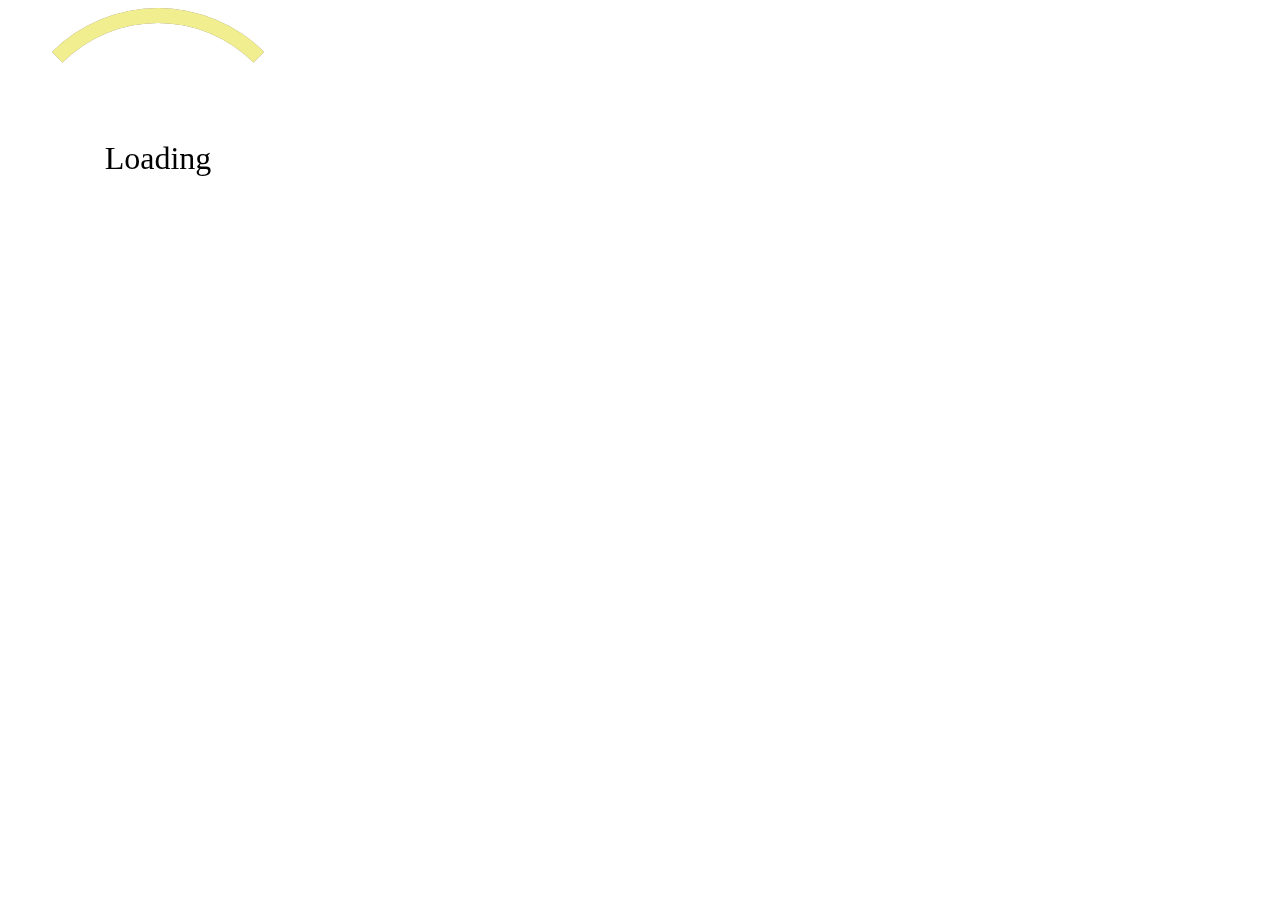
<file: Animated Loading Spinner/index.html>
<!DOCTYPE html>
<html lang="en">
    <head>
        <meta charset="UTF-8">
        <meta name="viewport" content="width=device-width, initial-scale=1.0">
        <title>Animated Loading Spinner</title>
        <link rel="stylesheet" href="styles.css">
    </head>
    <body>
        <div class="spinner">
            <div class="spinner-text">Loading</div>
            <div class="spinner-sector spinner-sector-red"></div>
            <div class="spinner-sector spinner-sector-blue"></div>
            <div class="spinner-sector spinner-sector-green"></div>
        </div>
    </body>
</html>
</file>
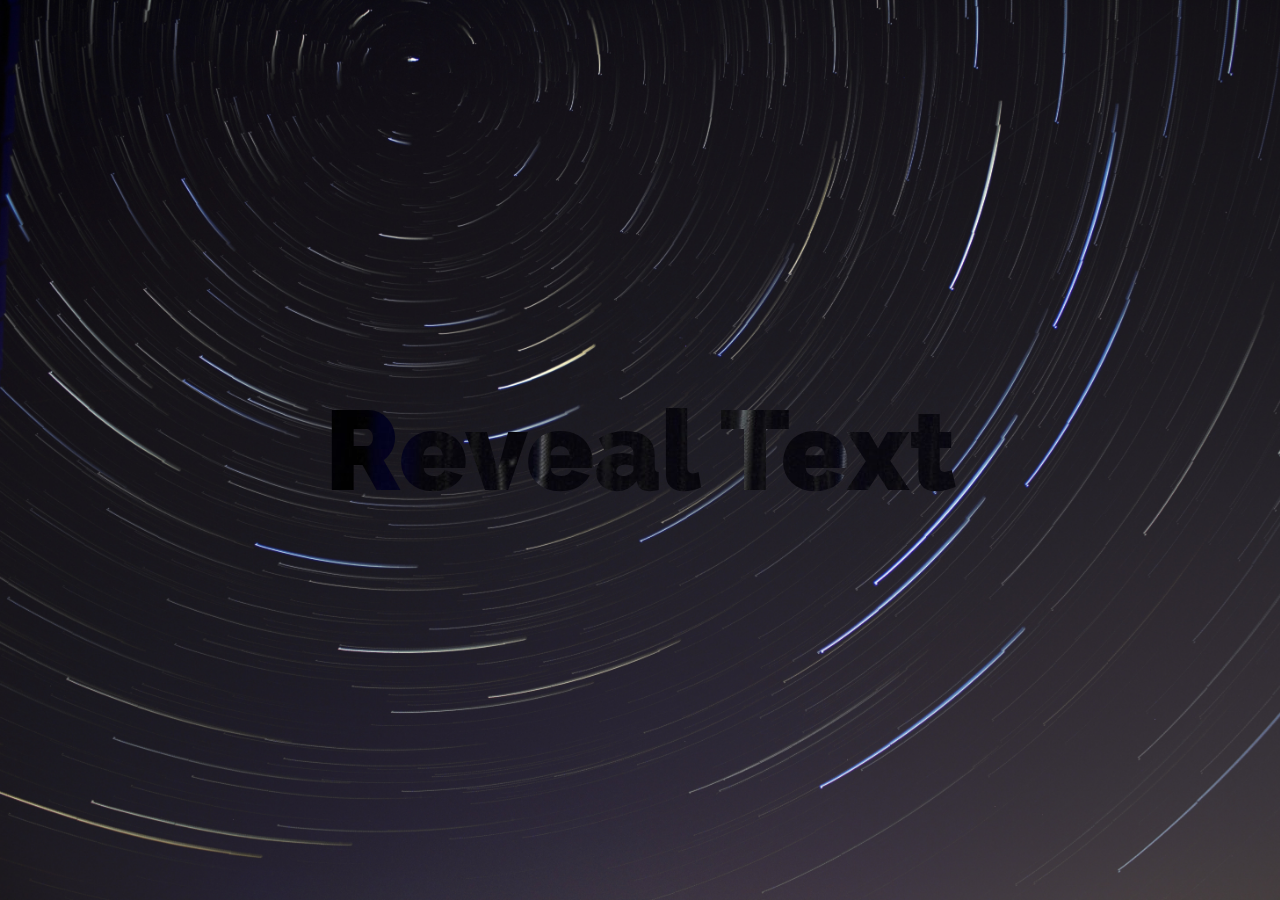
<file: animated-text-reveal/index.html>
<!DOCTYPE html>
<html lang="en">
    <head>
        <meta charset="UTF-8">
        <meta name="viewport" content="width=device-width, initial-scale=1.0">
        <title>Animated Text Reveal</title>
        <link rel="stylesheet" href="styles.css">
        <link rel="stylesheet" href="background_styles.css">
    </head>
    <body>
        <h1 class="reveal-text">Reveal Text</h1>
    </body>
</html>
</file>
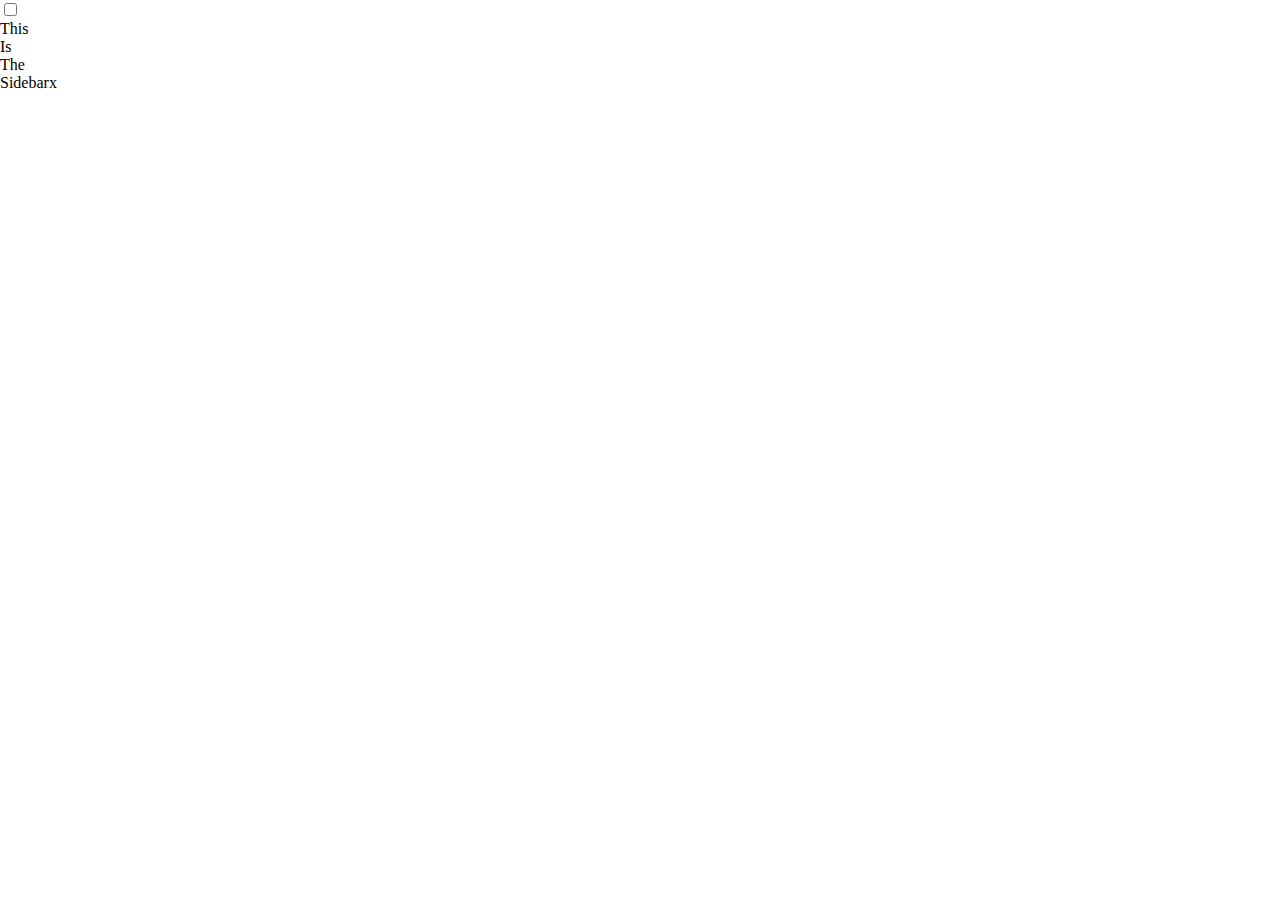
<file: only-hamburger-menu/index.html>
<!DOCTYPE html>
<html lang="en">
    <head>
        <meta charset="UTF-8">
        <meta name="viewport" content="width=device-width, initial-scale=1.0">
        <title>Hamburger Menu</title>
        <link rel="stylesheet" href="styles.css">
    </head>
    <body>
        <label class="hamburger-menu">
            <input type="checkbox">
        </label>
        <aside class="sidebar">
            <nav>
                <div>This</div>
                <div>Is</div>
                <div>The</div>
                <div>Sidebarx</div>
            </nav>
        </aside>
    </body>
</html>
</file>
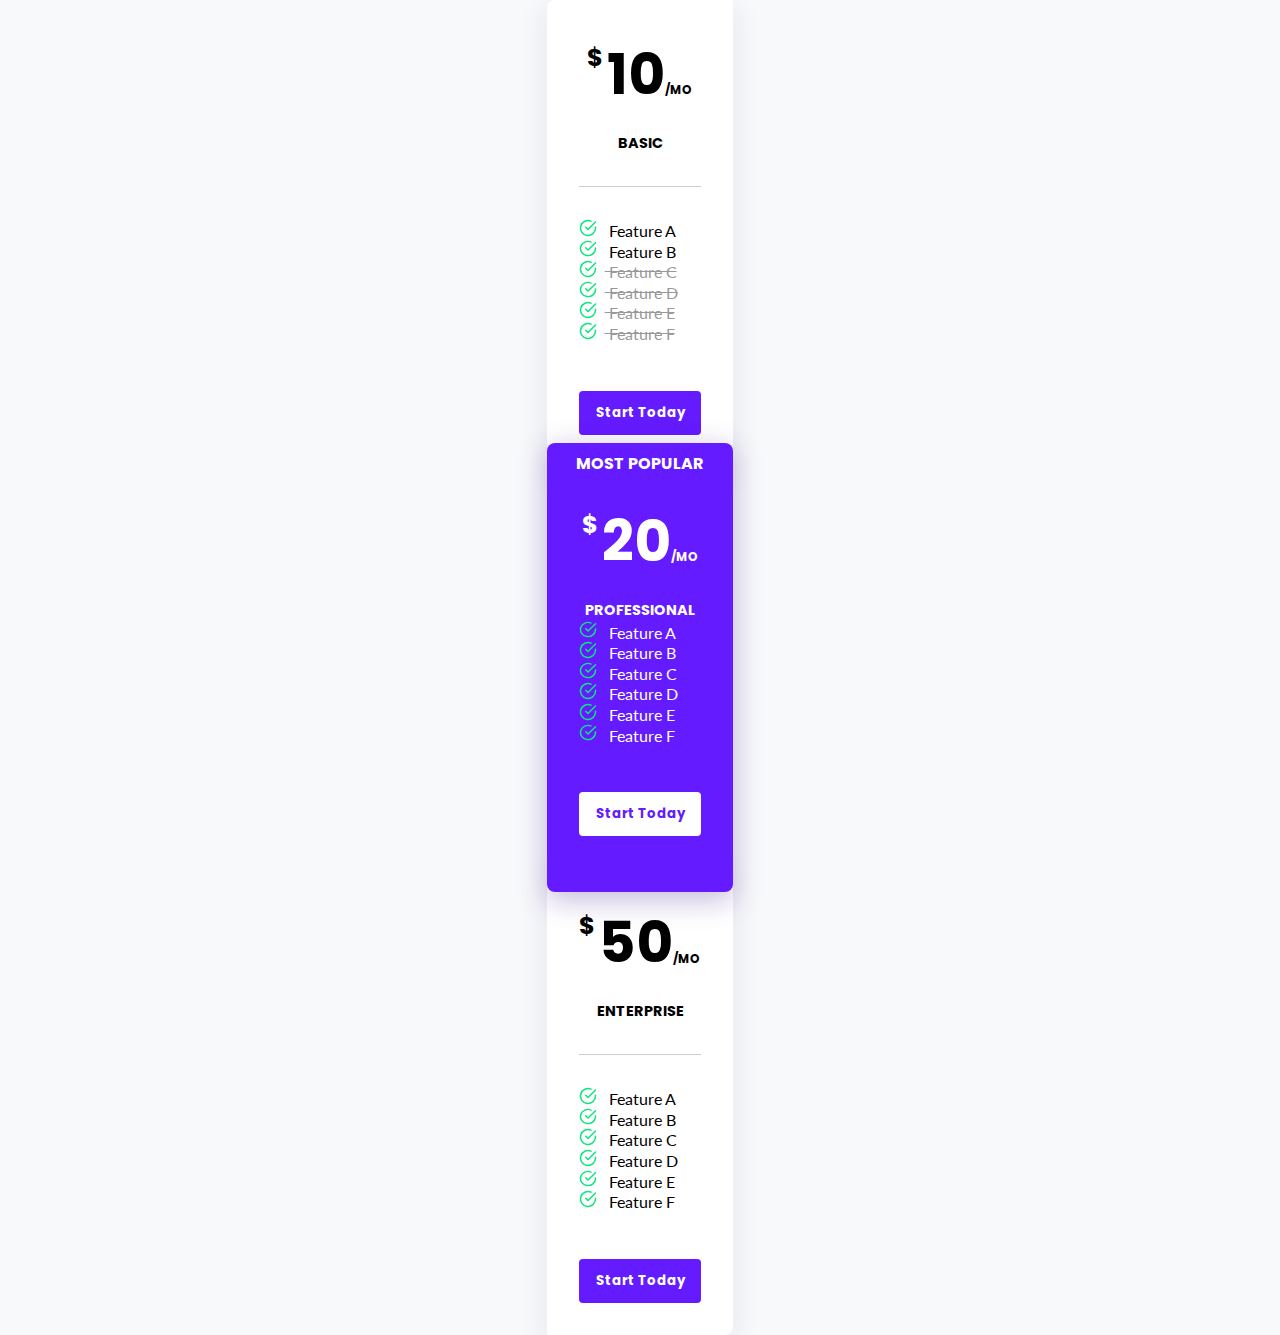
<file: price-comparison/index.html>
<!DOCTYPE html>
<html lang="en">
    <head>
        <meta charset="UTF-8">
        <meta name="viewport" content="width=device-width, initial-scale=1.0">
        <title>Price Comparison Table</title>
        <link href="https://fonts.googleapis.com/css?family=Lato|Poppins&display=swap" rel="stylesheet">
        <link rel="stylesheet" href="styles.css">
    </head>
    <body>
        <section class="price-comparision">
            <div class="price-column">
                <div class="price-header">
                    <div class="price">
                        <div class="dollar-sign">$</div>
                        10
                        <div class="per-month">/mo</div>
                    </div>
                    <div class="plan-name">Basic</div>
                </div>
                <div class="divider"></div>
                <div class="feature">
                    <img src="check-circle.svg">
                    Feature A
                </div>
                <div class="feature">
                    <img src="check-circle.svg">
                    Feature B
                </div>
                <div class="feature inactive">
                    <img src="check-circle.svg">
                    Feature C
                </div>
                <div class="feature inactive">
                    <img src="check-circle.svg">
                    Feature D
                </div>
                <div class="feature inactive">
                    <img src="check-circle.svg">
                    Feature E
                </div>
                <div class="feature inactive">
                    <img src="check-circle.svg">
                    Feature F
                </div>
                <button class="cta">Start Today</button>
            </div>
            <div class="price-column popular">
                <div class="most-popular">Most Popular</div>
                <div class="price-header">
                    <div class="price">
                        <div class="dollar-sign">$</div>
                        20
                        <div class="per-month">/mo</div>
                    </div>
                    <div class="plan-name">professional</div>
                </div>
                <div class="feature">
                    <img src="check-circle.svg">
                    Feature A
                </div>
                <div class="feature">
                    <img src="check-circle.svg">
                    Feature B
                </div>
                <div class="feature">
                    <img src="check-circle.svg">
                    Feature C
                </div>
                <div class="feature">
                    <img src="check-circle.svg">
                    Feature D
                </div>
                <div class="feature">
                    <img src="check-circle.svg">
                    Feature E
                </div>
                <div class="feature">
                    <img src="check-circle.svg">
                    Feature F
                </div>
                <button class="cta">Start Today</button>
            </div>
            <div class="price-column">
                <div class="price-header">
                    <div class="price">
                        <div class="dollar-sign">$</div>
                        50
                        <div class="per-month">/mo</div>
                    </div>
                    <div class="plan-name">Enterprise</div>
                </div>
                <div class="divider"></div>
                <div class="feature">
                    <img src="check-circle.svg">
                    Feature A
                </div>
                <div class="feature">
                    <img src="check-circle.svg">
                    Feature B
                </div>
                <div class="feature">
                    <img src="check-circle.svg">
                    Feature C
                </div>
                <div class="feature">
                    <img src="check-circle.svg">
                    Feature D
                </div>
                <div class="feature">
                    <img src="check-circle.svg">
                    Feature E
                </div>
                <div class="feature">
                    <img src="check-circle.svg">
                    Feature F
                </div>
                <button class="cta">Start Today</button>
            </div>
        </section>
    </body>
</html>
</file>
<file: Animated Loading Spinner/styles.css>
* {
    box-sizing: border-box;
}

.spinner {
    position: relative;
    display: flex;
    justify-content: center;
    align-items: center;
    width: 300px;
    height: 300px;
}

.spinner-sector {
    border-radius: 50%;
    position: absolute;
    width: 100%;
    height: 100%;
    border: 15px solid transparent;
    mix-blend-mode: overlay;
}

.spinner-text {
    animation: loading-opacity 3s ease-in-out infinite;
    font-size: 2em;
}

.spinner-sector-blue {
    animation: rotate 2s ease-out infinite;
    border-top: 15px solid lightcoral;
}

.spinner-sector-green {
    animation: rotate 1.5s ease-in-out infinite;
    border-top: 15px solid lightgreen;
}

@keyframes rotate {
    from {
        transform: rotate(0);
    }

    to {
        transform: rotate(360deg);
    }
}

@keyframes loading-opacity {
    0%, 100% {
        opacity: 1;
    }

    25%, 75% {
        opacity: .5;
    }

    50% {
        opacity: .1;
    }
}
</file>
<file: animated-text-reveal/styles.css>
.reveal-text {
    font-size: 7em;
    font-weight: 900;
    color: white;
}

@supports (-webkit-background-clip: text) or (background-clip: text) {
    .reveal-text {
        color: transparent;
        -webkit-background-clip: text;
        background-clip: text;
        background-image: url("background.jpg");
        background-repeat: repeat-x;
        animation: reveal-background 2s ease-in-out;
        animation-fill-mode: forwards;
    }
}

@keyframes reveal-background {
    0% {
        background-size: 0px;
        background-position-y: 0%;
    }

    10% {
        background-size: 30px;
        background-position-y: 0%;
    }

    35%, 45% {
        background-position-y: 100%;
    }

    70% {
        background-size: 30px;
        background-position-y: 0%;
    }

    100% {
        background-size: 200px;
    }
}
</file>
<file: animated-text-reveal/background_styles.css>
@import url('https://fonts.googleapis.com/css?family=Raleway:900');

* {
    font-family: Raleway;
}

html {
    width: 100%;
    height: 100%;
    display: flex;
    justify-content: center;
    align-items: center;
    background-image: url("background.jpg");
    background-size: cover;
}
</file>
<file: only-hamburger-menu/styles.css>
*, *::after, *::before {
    box-sizing: border-box;
}

body {
    margin: 0;
}

::root {
    --bar-width: 60px;
    --bar-height: 8px;
    --hamburger-gap: 6px;
    --foreground: #333;
    --background: white;
    --hamburger-margin: 8px;
    --animation-timing: 200ms ease-in-out;
}
</file>
<file: price-comparison/styles.css>
*, *::before, *::after {
    box-sizing: border-box;
}

:root {
    --accent-color: #641BFF;
    --heading-font-family: "Poppins", sans-serif;
    --body-font-family: "Lato", sans-serif;
}

body {
    margin: 0;
    background-color: #F8F9FB;
    min-width: 100vw;
    min-height: 100vh;
    display: flex;
    justify-content: center;
    align-items: center;
    font-family: var(--body-font-family);
}

.price-comparison {
    display: flex;
    justify-content: center;
    align-items: stretch;
    width: 100%;
    flex-direction: row;
    margin: 1rem;
}

.price-column {
    background-color: white;
    box-shadow: 0 7px 30px rgba(52, 31, 97, 0.1);
    padding: 2rem;
    flex-grow: 1;
    flex-basis: 0;
    max-width: 275px;
    border-radius: 8px;
}

.price-column.popular {
    position: relative;
    background-color: var(--accent-color);
    box-shadow: 0 7px 30px rgba(52, 13, 135, 0.3);
    color: white;
    margin-top: -1.5rem;
    padding-top: 3.5rem;
    margin-bottom: -1.5rem;
    padding-bottom: 3.5rem;
}

.price-column:first-child {
    border-top-right-radius: 0;
    border-bottom-right-radius: 0;
}

.price-column:last-child {
    border-top-left-radius: 0;
    border-bottom-left-radius: 0;
}

.price-header {
    display: flex;
    flex-direction: column;
    align-items: center;
    font-family: var(--heading-font-family);
    font-weight: bold;
}

.price {
    font-size: 3.5rem;
    display: flex;
}

.dollar-sign {
    font-size: 1.5rem;
    margin-top: .5rem;
    margin-right: .25rem;
}

.per-month {
    font-size: .75rem;
    align-self: flex-end;
    margin-bottom: 1.1rem;
    text-transform: uppercase;
}

.plan-name {
    text-transform: uppercase;
    font-size: .9rem;
    margin-top: 1rem;
    margin-bottom: 0;
}

.divider {
    height: 1px;
    width: 100%;
    background-color: rgba(0, 0, 0, 0.2);
    margin-top: 2rem;
    margin-bottom: 2rem; 
}

.price-column.popular .divider {
    display: flex;
    align-items: center;
    margin: .5rem;
}

.feature img {
    height: 1.1em;
    width: 1.1em;
    margin-right: .5rem;
}

.feature.inactive {
    color: #999;
    text-decoration-line: line-through;
}

.most-popular {
    position: absolute;
    top: .5rem;
    left: .5rem;
    right: .5rem;
    text-align: center;
    text-transform: uppercase;
    font-weight: bold;
    font-family: var(--heading-font-family);
}

.cta {
    border: none;
    background-color: var(--accent-color);
    color: white;
    width: 100%;
    padding: .75rem 1rem;
    cursor: pointer;
    font-family: var(--heading-font-family);
    font-weight: bold;
    border-radius: 4px;
    margin-top: 3rem;
    transition: 100ms;
}

.price-column.popular .cta {
    background-color: white;
    color: var(--accent-color);
}

.cta:hover, .cta:focus {
    transform: scale(1.1);
}
</file>
